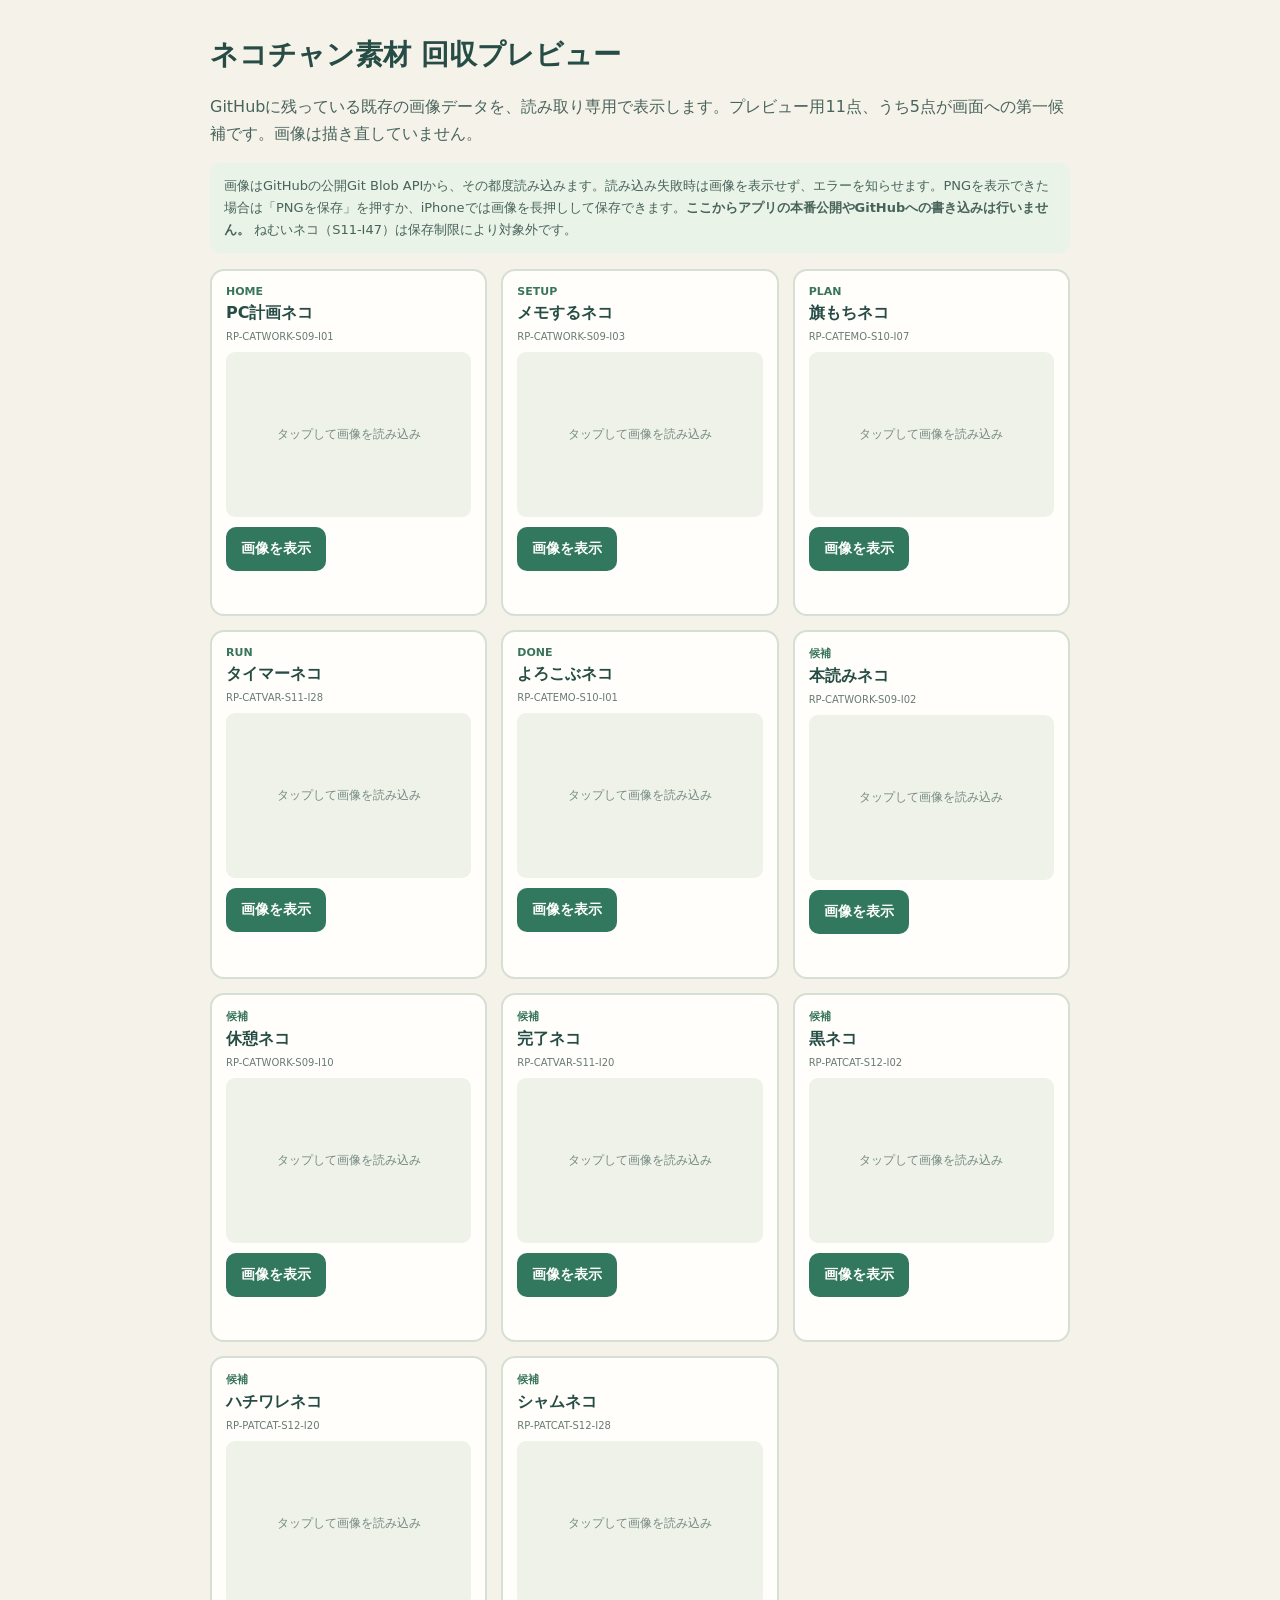
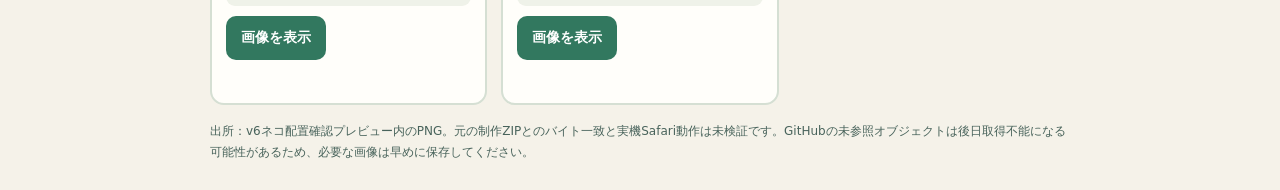
<file: docs/review/CAT_V6_RECOVERY_VIEWER.html>
<!DOCTYPE html>
<html lang="ja"><head><meta charset="UTF-8"><meta name="viewport" content="width=device-width,initial-scale=1">
<title>APP-004 ネコアイコン 回収プレビュー</title>
<style>:root{font-family:system-ui,"Hiragino Kaku Gothic ProN",sans-serif;color:#264c45;background:#f5f2e9}*{box-sizing:border-box}body{margin:0;padding:16px}main{max-width:860px;margin:auto}h1{font-size:clamp(21px,5vw,28px);line-height:1.4}p{line-height:1.7;color:#48635b} .notice{padding:12px 14px;background:#e9f3e7;border-radius:10px;font-size:13px}.grid{display:grid;grid-template-columns:repeat(auto-fit,minmax(220px,1fr));gap:14px;margin:16px 0}.item{background:#fffefa;border:2px solid #d5dfd3;border-radius:14px;padding:14px;min-width:0}.item h2{font-size:16px;margin:5px 0 7px}.tag{font-size:11px;color:#39745d;font-weight:700}.art{height:165px;border-radius:9px;background:#eff2e9;display:grid;place-items:center;margin:10px 0;overflow:hidden}.art img{width:154px;height:154px;object-fit:contain;image-rendering:pixelated}.art span{color:#748981;font-size:12px;text-align:center}button,.save{border:0;border-radius:10px;padding:12px 15px;font-weight:700;font-size:14px;background:#32785f;color:white;cursor:pointer;min-height:44px;text-decoration:none;display:inline-block}.save{background:#e8c886;color:#264c45}.save[hidden]{display:none}button:disabled{opacity:.6}button:focus-visible,.save:focus-visible{outline:3px solid #2657bb;outline-offset:3px}.status{font-size:12px;min-height:19px;color:#516c63;margin-top:10px;overflow-wrap:anywhere}.id{font-size:10px;color:#687b74;overflow-wrap:anywhere}@media(max-width:320px){body{padding:10px}}@media(prefers-reduced-motion:reduce){*{scroll-behavior:auto!important;transition:none!important;animation:none!important}}</style></head><body>
<main><h1>ネコチャン素材 回収プレビュー</h1><p>GitHubに残っている既存の画像データを、読み取り専用で表示します。プレビュー用11点、うち5点が画面への第一候補です。画像は描き直していません。</p>
<p class="notice">画像はGitHubの公開Git Blob APIから、その都度読み込みます。読み込み失敗時は画像を表示せず、エラーを知らせます。PNGを表示できた場合は「PNGを保存」を押すか、iPhoneでは画像を長押しして保存できます。<strong>ここからアプリの本番公開やGitHubへの書き込みは行いません。</strong> ねむいネコ（S11-I47）は保存制限により対象外です。</p>
<div class="grid" id="items"></div><p style="font-size:12px">出所：v6ネコ配置確認プレビュー内のPNG。元の制作ZIPとのバイト一致と実機Safari動作は未検証です。GitHubの未参照オブジェクトは後日取得不能になる可能性があるため、必要な画像は早めに保存してください。</p></main>
<script type="module">
const icons=[["RP-CATWORK-S09-I01","PC計画ネコ","HOME","471d989881a6107fb2a0e8af3dfdb2ec1dd79624",51640],["RP-CATWORK-S09-I03","メモするネコ","SETUP","1c98059081c1374c69841ab980e95988714a1525",59446],["RP-CATEMO-S10-I07","旗もちネコ","PLAN","04c9771c57ea921ca2317646a281b056cbc6aef1",66761],["RP-CATVAR-S11-I28","タイマーネコ","RUN","74412f8b04a0c872d27eca51da7f727e823ed769",59818],["RP-CATEMO-S10-I01","よろこぶネコ","DONE","a192683c0f4578fd25c095bf0300450fb91054b9",57987],["RP-CATWORK-S09-I02","本読みネコ","候補","6e67c1afdbe4af496850f36f5344930f75a0b6ea",58231],["RP-CATWORK-S09-I10","休憩ネコ","候補","1291e58bdda89ec4b06b1be048c50ee674111442",45605],["RP-CATVAR-S11-I20","完了ネコ","候補","4cdab45a9ccb84a04a70f50222306c71d23d627e",61744],["RP-PATCAT-S12-I02","黒ネコ","候補","2b5e7e58142755d3fa565b18390f0a5096c84ebc",45494],["RP-PATCAT-S12-I20","ハチワレネコ","候補","4a83bc1f21621c17df3b00806561e03a05237aa3",58949],["RP-PATCAT-S12-I28","シャムネコ","候補","f099c3018541a4c9cdf866d38cf91fccbbba37e6",59497]];
const list=document.querySelector("#items");
for(const [id,label,screen,sha,bytes] of icons){
  const card=document.createElement("section");card.className="item";
  const type=document.createElement("div");type.className="tag";type.textContent=screen;
  const title=document.createElement("h2");title.textContent=label;
  const ident=document.createElement("div");ident.className="id";ident.textContent=id;
  const art=document.createElement("div");art.className="art";
  const placeholder=document.createElement("span");placeholder.textContent="タップして画像を読み込み";art.append(placeholder);
  const button=document.createElement("button");button.textContent="画像を表示";button.type="button";
  const link=document.createElement("a");link.className="save";link.textContent="PNGを保存";link.hidden=true;link.download=id+".png";
  const status=document.createElement("div");status.className="status";status.setAttribute("role","status");
  button.addEventListener("click",async()=>{
    button.disabled=true;status.textContent="GitHubから取得中…";
    try{
      const resp=await fetch("https://api.github.com/repos/yama-books/reverse-planner/git/blobs/"+sha,{headers:{Accept:"application/vnd.github+json"}});
      if(!resp.ok)throw Error("GitHub API: HTTP "+resp.status);
      const data=await resp.json();
      if(data.sha!==sha||data.encoding!=="base64")throw Error("BlobのIDまたは形式が一致しません");
      const binary=atob(data.content.replace(/\s/g,""));
      const octets=new Uint8Array(binary.length);
      for(let i=0;i<binary.length;i++)octets[i]=binary.charCodeAt(i);
      if(octets.length!==bytes||octets[0]!==137||octets[1]!==80||octets[2]!==78||octets[3]!==71)throw Error("PNGデータの長さまたは形式が不正です");
      const blob=new Blob([octets],{type:"image/png"}),url=URL.createObjectURL(blob);
      const img=new Image();img.alt=label;img.src=url;img.width=154;img.height=154;
      await img.decode();
      art.replaceChildren(img);link.href=url;link.hidden=false;button.textContent="表示済み";status.textContent="256×256pxの元PNGから表示しました。";
    }catch(error){status.textContent="読み込めません: "+String(error.message||error);button.textContent="再試行";button.disabled=false;}
  });
  card.append(type,title,ident,art,button,link,status);list.append(card);
}
</script></body></html>
</file>
